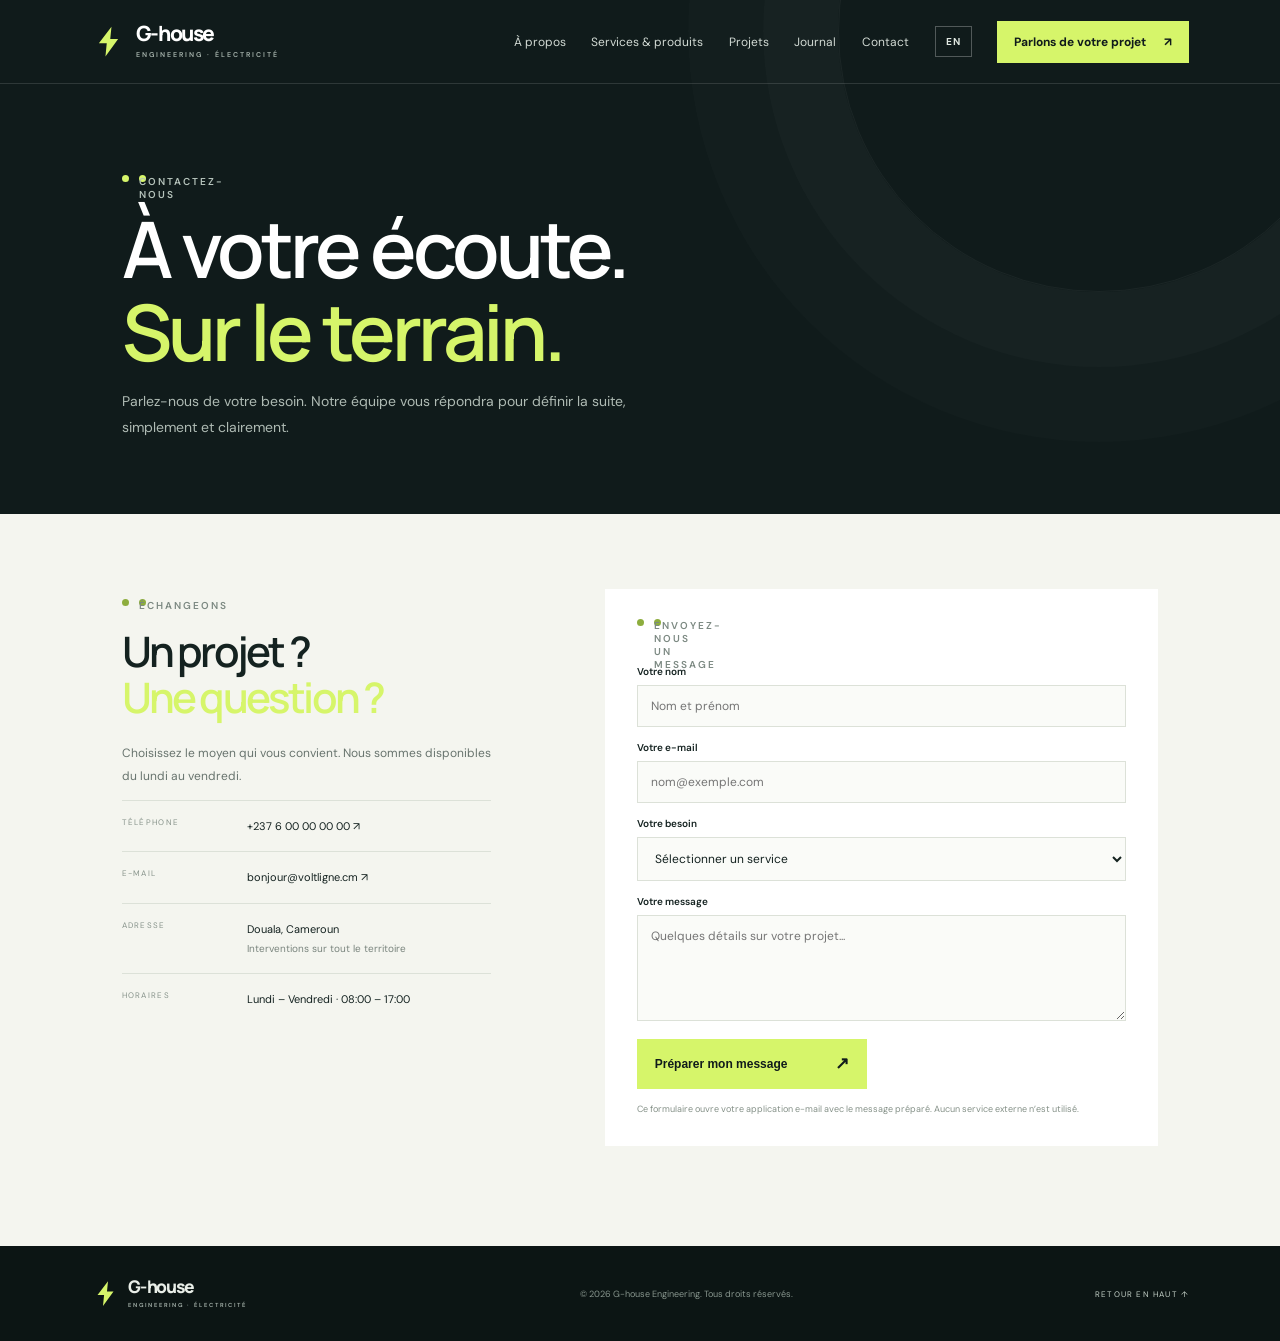
<file: contact.html>
<!doctype html>
<html lang="fr"><head><meta charset="utf-8"><meta name="viewport" content="width=device-width, initial-scale=1"><meta name="theme-color" content="#101b1b"><meta name="description" content="Contactez G-house Engineering pour vos projets d’ingénierie électrique, solaire et sécurité."><title>Contact — G-house Engineering</title><link rel="preconnect" href="https://fonts.googleapis.com"><link rel="preconnect" href="https://fonts.gstatic.com" crossorigin><link href="https://fonts.googleapis.com/css2?family=DM+Sans:wght@400;500;600;700&family=Manrope:wght@400;500;600;700;800&display=swap" rel="stylesheet"><link rel="stylesheet" href="styles.css"><script src="script.js" defer></script></head>
<body><header class="site-header" id="top"><a class="brand" href="index.html"><span class="brand-mark"><svg viewBox="0 0 40 40"><path d="M23.4 3 9 22h9l-1.5 15L31 17h-9l1.4-14Z" fill="currentColor"/></svg></span><span>G-house<small>ENGINEERING · ÉLECTRICITÉ</small></span></a><button class="menu-toggle" aria-label="Ouvrir le menu" aria-expanded="false"><span></span><span></span></button><nav class="main-nav" aria-label="Navigation principale"><a href="about.html" data-fr="À propos" data-en="About">À propos</a><a href="services.html" data-fr="Services & produits" data-en="Services & products">Services & produits</a><a href="projects.html" data-fr="Projets" data-en="Projects">Projets</a><a href="blog.html" data-fr="Journal" data-en="Journal">Journal</a><a href="contact.html" data-fr="Contact" data-en="Contact">Contact</a><button class="language-toggle" type="button">EN</button><a class="nav-cta" href="contact.html" data-fr="Parlons de votre projet <span>↗</span>" data-en="Let’s talk about your project <span>↗</span>">Parlons de votre projet <span>↗</span></a></nav></header>
<main><section class="interior-hero contact-hero"><p class="eyebrow"><span></span><span data-fr="CONTACTEZ-NOUS" data-en="GET IN TOUCH">CONTACTEZ-NOUS</span></p><h1 data-fr="À votre écoute.<br><em>Sur le terrain.</em>" data-en="Here to listen.<br><em>Ready to deliver.</em>">À votre écoute.<br><em>Sur le terrain.</em></h1><p data-fr="Parlez-nous de votre besoin. Notre équipe vous répondra pour définir la suite, simplement et clairement." data-en="Tell us what you need. Our team will get back to you to discuss the next steps, simply and clearly.">Parlez-nous de votre besoin. Notre équipe vous répondra pour définir la suite, simplement et clairement.</p></section><section class="contact-layout"><div class="contact-details"><p class="eyebrow dark"><span></span><span data-fr="ÉCHANGEONS" data-en="LET’S TALK">ÉCHANGEONS</span></p><h2 data-fr="Un projet ?<br><em>Une question ?</em>" data-en="A project?<br><em>A question?</em>">Un projet ?<br><em>Une question ?</em></h2><p data-fr="Choisissez le moyen qui vous convient. Nous sommes disponibles du lundi au vendredi." data-en="Choose the way that works for you. We are available Monday to Friday.">Choisissez le moyen qui vous convient. Nous sommes disponibles du lundi au vendredi.</p><div class="contact-method"><span data-fr="TÉLÉPHONE" data-en="PHONE">TÉLÉPHONE</span><a href="tel:+237600000000">+237 6 00 00 00 00 ↗</a></div><div class="contact-method"><span data-fr="E-MAIL" data-en="EMAIL">E-MAIL</span><a href="mailto:bonjour@voltligne.cm">bonjour@voltligne.cm ↗</a></div><div class="contact-method"><span data-fr="ADRESSE" data-en="LOCATION">ADRESSE</span><p>Douala, Cameroun<br><small data-fr="Interventions sur tout le territoire" data-en="Working nationwide">Interventions sur tout le territoire</small></p></div><div class="contact-method"><span data-fr="HORAIRES" data-en="BUSINESS HOURS">HORAIRES</span><p data-fr="Lundi – Vendredi · 08:00 – 17:00" data-en="Monday – Friday · 08:00 – 17:00">Lundi – Vendredi · 08:00 – 17:00</p></div></div><form class="contact-form" id="contact-form"><p class="eyebrow dark"><span></span><span data-fr="ENVOYEZ-NOUS UN MESSAGE" data-en="SEND US A MESSAGE">ENVOYEZ-NOUS UN MESSAGE</span></p><label for="name" data-fr="Votre nom" data-en="Your name">Votre nom</label><input id="name" name="name" autocomplete="name" required placeholder="Nom et prénom" data-placeholder-fr="Nom et prénom" data-placeholder-en="Full name"><label for="email" data-fr="Votre e-mail" data-en="Your email">Votre e-mail</label><input id="email" name="email" type="email" autocomplete="email" required placeholder="nom@exemple.com" data-placeholder-fr="nom@exemple.com" data-placeholder-en="name@example.com"><label for="service" data-fr="Votre besoin" data-en="What do you need?">Votre besoin</label><select id="service" name="service"><option value="" data-fr="Sélectionner un service" data-en="Select a service">Sélectionner un service</option><option data-fr="Installation électrique" data-en="Electrical installation">Installation électrique</option><option data-fr="Solaire & autonomie" data-en="Solar & energy independence">Solaire & autonomie</option><option data-fr="Sécurité & contrôle" data-en="Security & access control">Sécurité & contrôle</option><option data-fr="Autre demande" data-en="Other request">Autre demande</option></select><label for="message" data-fr="Votre message" data-en="Your message">Votre message</label><textarea id="message" name="message" rows="5" required placeholder="Quelques détails sur votre projet..." data-placeholder-fr="Quelques détails sur votre projet..." data-placeholder-en="A few details about your project..."></textarea><button class="button button-primary" type="submit" data-fr="Préparer mon message <span>↗</span>" data-en="Prepare my message <span>↗</span>">Préparer mon message <span>↗</span></button><p class="form-note" id="form-note" data-fr="Ce formulaire ouvre votre application e-mail avec le message préparé. Aucun service externe n’est utilisé." data-en="This form opens your email app with the message ready to send. No external service is used.">Ce formulaire ouvre votre application e-mail avec le message préparé. Aucun service externe n’est utilisé.</p></form></section></main>
<footer class="footer"><a class="brand footer-brand" href="index.html"><span class="brand-mark"><svg viewBox="0 0 40 40"><path d="M23.4 3 9 22h9l-1.5 15L31 17h-9l1.4-14Z" fill="currentColor"/></svg></span><span>G-house<small>ENGINEERING · ÉLECTRICITÉ</small></span></a><span>© <span id="year"></span> G-house Engineering. Tous droits réservés.</span><a href="#top" data-fr="RETOUR EN HAUT ↑" data-en="BACK TO TOP ↑">RETOUR EN HAUT ↑</a></footer></body></html>
</file>
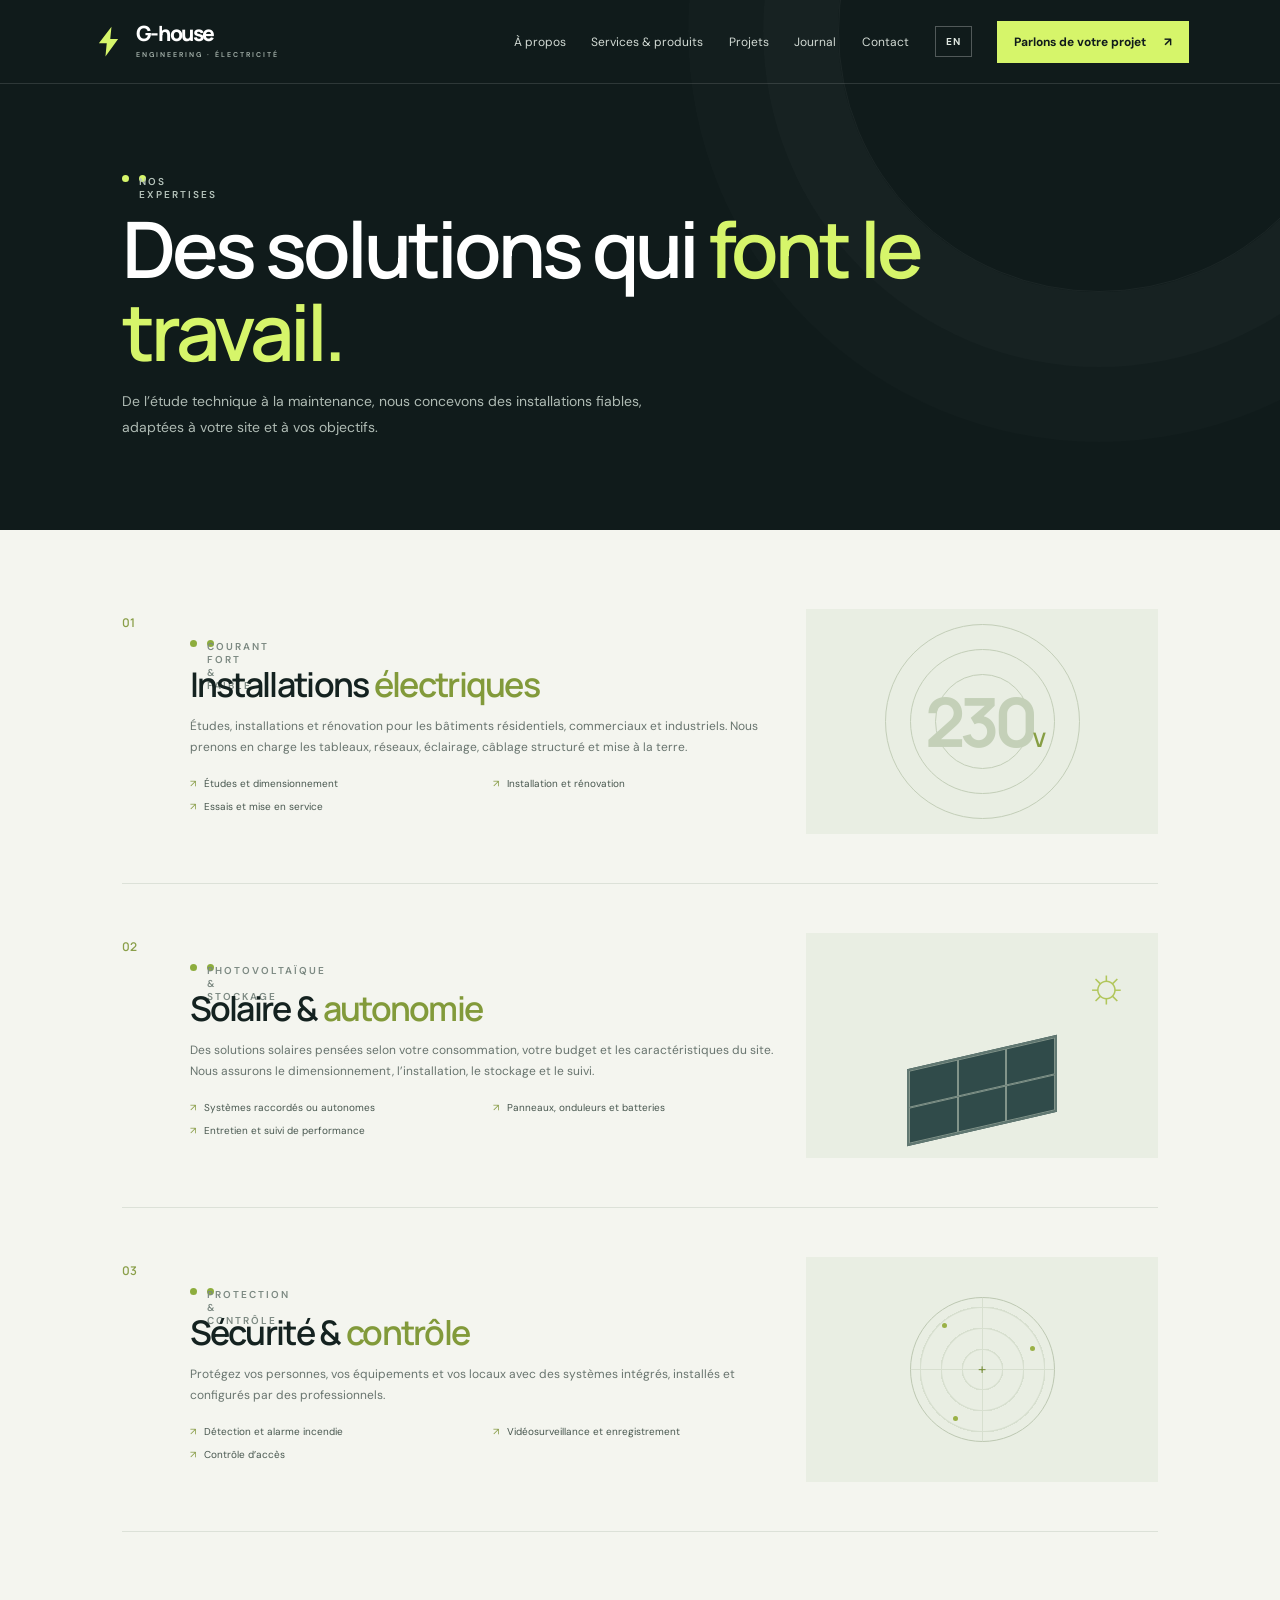
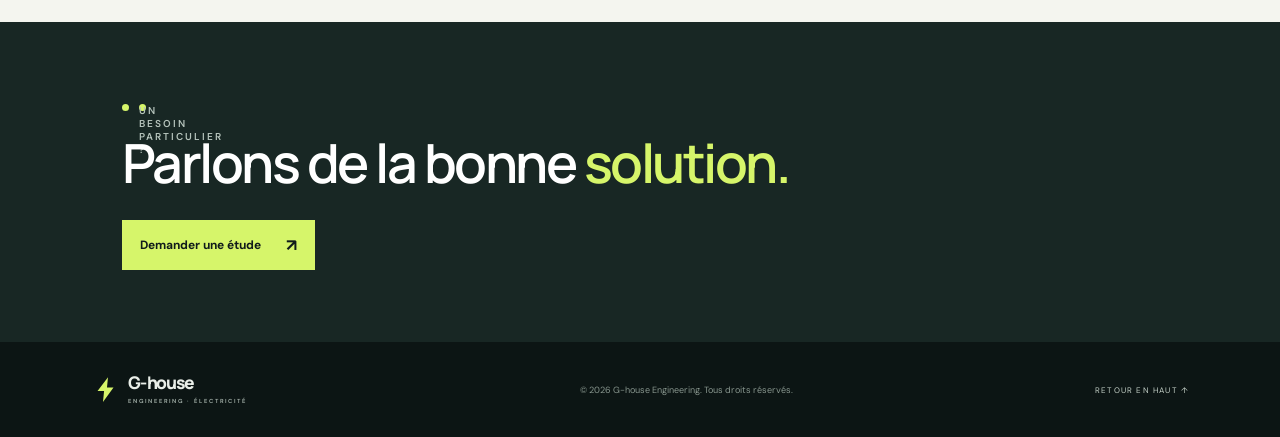
<file: services.html>
<!doctype html>
<html lang="fr"><head><meta charset="utf-8"><meta name="viewport" content="width=device-width, initial-scale=1"><meta name="theme-color" content="#101b1b"><meta name="description" content="Installations électriques, solaire et sécurité : découvrez les services et produits G-house Engineering."><title>Services & produits — G-house Engineering</title><link rel="preconnect" href="https://fonts.googleapis.com"><link rel="preconnect" href="https://fonts.gstatic.com" crossorigin><link href="https://fonts.googleapis.com/css2?family=DM+Sans:wght@400;500;600;700&family=Manrope:wght@400;500;600;700;800&display=swap" rel="stylesheet"><link rel="stylesheet" href="styles.css"><script src="script.js" defer></script></head>
<body><header class="site-header" id="top"><a class="brand" href="index.html"><span class="brand-mark"><svg viewBox="0 0 40 40"><path d="M23.4 3 9 22h9l-1.5 15L31 17h-9l1.4-14Z" fill="currentColor"/></svg></span><span>G-house<small>ENGINEERING · ÉLECTRICITÉ</small></span></a><button class="menu-toggle" aria-label="Ouvrir le menu" aria-expanded="false"><span></span><span></span></button><nav class="main-nav" aria-label="Navigation principale"><a href="about.html" data-fr="À propos" data-en="About">À propos</a><a href="services.html" data-fr="Services & produits" data-en="Services & products">Services & produits</a><a href="projects.html" data-fr="Projets" data-en="Projects">Projets</a><a href="blog.html" data-fr="Journal" data-en="Journal">Journal</a><a href="contact.html" data-fr="Contact" data-en="Contact">Contact</a><button class="language-toggle" type="button">EN</button><a class="nav-cta" href="contact.html" data-fr="Parlons de votre projet <span>↗</span>" data-en="Let’s talk about your project <span>↗</span>">Parlons de votre projet <span>↗</span></a></nav></header>
<main><section class="interior-hero"><p class="eyebrow"><span></span><span data-fr="NOS EXPERTISES" data-en="OUR EXPERTISE">NOS EXPERTISES</span></p><h1 data-fr="Des solutions qui <em>font le travail.</em>" data-en="Solutions that <em>get the job done.</em>">Des solutions qui <em>font le travail.</em></h1><p data-fr="De l’étude technique à la maintenance, nous concevons des installations fiables, adaptées à votre site et à vos objectifs." data-en="From technical planning to maintenance, we design reliable installations tailored to your site and goals.">De l’étude technique à la maintenance, nous concevons des installations fiables, adaptées à votre site et à vos objectifs.</p></section><section class="service-detail-list"><article class="service-detail"><div class="detail-number">01</div><div><p class="eyebrow dark"><span></span><span data-fr="COURANT FORT & FAIBLE" data-en="POWER & LOW VOLTAGE">COURANT FORT & FAIBLE</span></p><h2 data-fr="Installations <em>électriques</em>" data-en="Electrical <em>installations</em>">Installations <em>électriques</em></h2><p data-fr="Études, installations et rénovation pour les bâtiments résidentiels, commerciaux et industriels. Nous prenons en charge les tableaux, réseaux, éclairage, câblage structuré et mise à la terre." data-en="Design, installation and upgrades for residential, commercial and industrial buildings. We handle distribution boards, wiring, lighting, structured cabling and earthing.">Études, installations et rénovation pour les bâtiments résidentiels, commerciaux et industriels. Nous prenons en charge les tableaux, réseaux, éclairage, câblage structuré et mise à la terre.</p><ul><li data-fr="Études et dimensionnement" data-en="Technical studies and sizing">Études et dimensionnement</li><li data-fr="Installation et rénovation" data-en="Installation and upgrades">Installation et rénovation</li><li data-fr="Essais et mise en service" data-en="Testing and commissioning">Essais et mise en service</li></ul></div><div class="detail-art detail-electric"><span>230<b>V</b></span><i></i><i></i><i></i></div></article><article class="service-detail"><div class="detail-number">02</div><div><p class="eyebrow dark"><span></span><span data-fr="PHOTOVOLTAÏQUE & STOCKAGE" data-en="PHOTOVOLTAICS & STORAGE">PHOTOVOLTAÏQUE & STOCKAGE</span></p><h2 data-fr="Solaire & <em>autonomie</em>" data-en="Solar & <em>independence</em>">Solaire & <em>autonomie</em></h2><p data-fr="Des solutions solaires pensées selon votre consommation, votre budget et les caractéristiques du site. Nous assurons le dimensionnement, l’installation, le stockage et le suivi." data-en="Solar solutions designed around your energy use, budget and site conditions. We provide sizing, installation, storage and monitoring.">Des solutions solaires pensées selon votre consommation, votre budget et les caractéristiques du site. Nous assurons le dimensionnement, l’installation, le stockage et le suivi.</p><ul><li data-fr="Systèmes raccordés ou autonomes" data-en="Grid-tied and off-grid systems">Systèmes raccordés ou autonomes</li><li data-fr="Panneaux, onduleurs et batteries" data-en="Panels, inverters and batteries">Panneaux, onduleurs et batteries</li><li data-fr="Entretien et suivi de performance" data-en="Maintenance and performance monitoring">Entretien et suivi de performance</li></ul></div><div class="detail-art detail-solar"><span>☼</span><div class="solar-panel"><i></i><i></i><i></i><i></i><i></i><i></i></div></div></article><article class="service-detail"><div class="detail-number">03</div><div><p class="eyebrow dark"><span></span><span data-fr="PROTECTION & CONTRÔLE" data-en="PROTECTION & CONTROL">PROTECTION & CONTRÔLE</span></p><h2 data-fr="Sécurité & <em>contrôle</em>" data-en="Security & <em>control</em>">Sécurité & <em>contrôle</em></h2><p data-fr="Protégez vos personnes, vos équipements et vos locaux avec des systèmes intégrés, installés et configurés par des professionnels." data-en="Protect people, equipment and premises with integrated systems installed and configured by professionals.">Protégez vos personnes, vos équipements et vos locaux avec des systèmes intégrés, installés et configurés par des professionnels.</p><ul><li data-fr="Détection et alarme incendie" data-en="Fire detection and alarms">Détection et alarme incendie</li><li data-fr="Vidéosurveillance et enregistrement" data-en="Video surveillance and recording">Vidéosurveillance et enregistrement</li><li data-fr="Contrôle d’accès" data-en="Access control">Contrôle d’accès</li></ul></div><div class="detail-art detail-security"><div class="radar"><i></i><i></i><i></i><b>+</b></div></div></article></section><section class="inner-cta"><p class="eyebrow"><span></span><span data-fr="UN BESOIN PARTICULIER ?" data-en="A SPECIFIC NEED?">UN BESOIN PARTICULIER ?</span></p><h2 data-fr="Parlons de la bonne <em>solution.</em>" data-en="Let’s find the right <em>solution.</em>">Parlons de la bonne <em>solution.</em></h2><a class="button button-primary" href="contact.html" data-fr="Demander une étude <span>↗</span>" data-en="Request a consultation <span>↗</span>">Demander une étude <span>↗</span></a></section></main>
<footer class="footer"><a class="brand footer-brand" href="index.html"><span class="brand-mark"><svg viewBox="0 0 40 40"><path d="M23.4 3 9 22h9l-1.5 15L31 17h-9l1.4-14Z" fill="currentColor"/></svg></span><span>G-house<small>ENGINEERING · ÉLECTRICITÉ</small></span></a><span>© <span id="year"></span> G-house Engineering. Tous droits réservés.</span><a href="#top" data-fr="RETOUR EN HAUT ↑" data-en="BACK TO TOP ↑">RETOUR EN HAUT ↑</a></footer></body></html>
</file>
<file: styles.css>
:root{--ink:#142220;--dark:#101b1b;--muted:#64716d;--lime:#d6f56a;--paper:#f4f5ef;--white:#fff;--line:#dce1d8}*{box-sizing:border-box}html{scroll-behavior:smooth;scroll-padding-top:90px}body{margin:0;background:var(--paper);color:var(--ink);font-family:"DM Sans",sans-serif;font-size:15px}a{color:inherit;text-decoration:none}.site-header{height:84px;position:absolute;top:0;left:0;right:0;z-index:10;display:flex;align-items:center;justify-content:space-between;padding:0 7.1%;color:white;border-bottom:1px solid #ffffff20}.brand{display:flex;align-items:center;gap:10px;font:800 21px Manrope,sans-serif;letter-spacing:-1.4px;line-height:.9}.brand-mark{width:35px;height:35px;color:var(--lime)}.brand-mark svg{width:100%;height:100%}.brand-and{color:var(--lime)}.brand small{display:block;font:600 7px "DM Sans",sans-serif;letter-spacing:2px;margin-top:8px;color:#a7b4ad}.main-nav{display:flex;align-items:center;gap:35px;font-size:12px;color:#d2dad4}.main-nav>a:not(.nav-cta):hover,.text-link:hover{color:var(--lime)}.nav-cta{padding:13px 17px;color:var(--dark);background:var(--lime);font-weight:700}.nav-cta span{margin-left:15px}.menu-toggle{display:none}.hero{min-height:720px;height:100vh;max-height:900px;position:relative;overflow:hidden;background:var(--dark);color:white;display:grid;grid-template-columns:1fr 1fr;padding:84px 7.1% 65px}.hero:before{content:"";position:absolute;inset:0;background:radial-gradient(ellipse at 69% 51%,#243835 0,transparent 44%),linear-gradient(120deg,#101b1b 40%,#172522 100%)}.hero-grid{position:absolute;inset:0;opacity:.17;background-image:linear-gradient(#ffffff13 1px,transparent 1px),linear-gradient(90deg,#ffffff13 1px,transparent 1px);background-size:80px 80px;mask-image:linear-gradient(90deg,transparent,#000 55%,#000)}.hero-copy{position:relative;z-index:1;align-self:center;padding-bottom:4px}.eyebrow{display:flex;align-items:center;gap:10px;color:#b5c3bb;font:600 10px "DM Sans",sans-serif;letter-spacing:2px}.eyebrow>span{width:7px;height:7px;background:var(--lime);border-radius:50%}.hero h1,.section h2,.approach h2,.contact h2{font:600 clamp(48px,6.2vw,83px)/1.05 Manrope,sans-serif;letter-spacing:-5px;margin:31px 0 20px}.hero h1 em,.section h2 em,.approach h2 em,.contact h2 em{font-style:normal;color:var(--lime)}.hero-intro{max-width:440px;color:#aebcb5;line-height:1.8;font-size:14px}.hero-actions{display:flex;align-items:center;gap:29px;margin-top:30px}.button{height:50px;padding:0 18px;display:inline-flex;align-items:center;justify-content:space-between;gap:25px;font-size:12px;font-weight:700}.button-primary{background:var(--lime);color:var(--dark)}.button span{font-size:17px}.text-link{font-size:11px;font-weight:600;color:#d8e0da}.text-link span{margin-left:8px}.hero-note{display:flex;align-items:center;gap:14px;margin-top:54px;color:#97a69e;font-size:10px;line-height:1.6}.hero-note b{color:#edf3ed;font-weight:600}.avatar-stack{display:flex}.avatar-stack i{font-style:normal;width:25px;height:25px;display:grid;place-items:center;margin-right:-7px;border:1px solid var(--dark);border-radius:50%;background:#34453e;color:var(--lime);font-size:9px}.avatar-stack i:nth-child(2){background:#677969;color:white}.avatar-stack i:nth-child(3){background:#dce9c0;color:#20332d}.hero-visual{position:relative;z-index:1;display:flex;align-items:center;justify-content:center;margin:8px 0 20px 25px}.hero-photo{height:min(72vh,610px);width:min(100%,510px);position:relative;overflow:hidden;background:#2c3933}.hero-photo img,.approach-photo img,.project-card img{width:100%;height:100%;object-fit:cover}.hero-photo img{object-position:52% center;filter:saturate(.72)}.photo-shade{position:absolute;inset:0;background:linear-gradient(0deg,#101b1b8a,transparent 44%),linear-gradient(90deg,#111c1c30,transparent)}.photo-label{position:absolute;bottom:24px;left:24px;font-size:9px;letter-spacing:1.4px;color:#f5f7f1}.photo-label b{color:var(--lime);padding:0 5px}.pulse{display:inline-block;width:7px;height:7px;border-radius:50%;background:var(--lime);margin-right:8px;box-shadow:0 0 0 4px #d6f56a30}.energy-card{position:absolute;left:-26px;bottom:55px;background:#f6f7f1;color:var(--ink);padding:17px 16px;width:270px;display:flex;align-items:center;gap:12px;box-shadow:0 15px 50px #0003}.energy-icon{width:34px;height:34px;background:var(--lime);display:grid;place-items:center;font-size:20px}.energy-card strong,.energy-card small{display:block}.energy-card strong{font:700 11px Manrope}.energy-card small{font-size:9px;color:var(--muted);margin-top:4px}.sparkline{width:43px;margin-left:auto;color:#74922d}.hero-stamp{position:absolute;right:-22px;top:17%;display:flex;align-items:center;gap:9px;writing-mode:vertical-rl;color:#c3d2ca;font-size:8px;letter-spacing:1.4px}.hero-stamp b{color:var(--lime);font-size:12px}.hero-bottom{position:absolute;left:7.1%;right:7.1%;bottom:0;height:58px;border-top:1px solid #ffffff20;display:flex;justify-content:space-between;align-items:center;color:#8b9b92;font-size:8px;letter-spacing:1.4px}.hero-bottom i{display:inline-block;width:27px;height:1px;background:var(--lime);vertical-align:middle;margin:0 10px}.hero-bottom>a{font-size:18px;color:var(--lime)}.trust-strip{height:93px;display:flex;align-items:center;justify-content:space-between;padding:0 7.1%;border-bottom:1px solid var(--line);background:#ecefe8}.trust-strip>p{font-size:9px;letter-spacing:1.4px;font-weight:700;max-width:280px}.trust-items{display:flex;gap:39px}.trust-items span{font-size:9px;color:#8b958e}.trust-items b{color:var(--ink);font-size:10px;letter-spacing:1px;margin-left:7px}.section{padding:110px 9.5%}.section-heading{display:flex;align-items:flex-end;justify-content:space-between;margin-bottom:48px}.eyebrow.dark{color:#7c8982}.eyebrow.dark>span{background:#8dad3d}.section h2,.approach h2{font-size:55px;letter-spacing:-3.5px;line-height:1.04;margin:21px 0 0}.section h2 em{color:#839e31}.heading-note{max-width:350px;padding-bottom:6px}.heading-note p,.projects-intro{font-size:13px;line-height:1.8;color:#65716b;margin:0 0 18px}.dark-link{color:var(--ink);font-size:11px}.service-grid{display:grid;grid-template-columns:repeat(3,1fr);gap:16px}.service-card{position:relative;background:#fff;padding:21px 22px 25px;min-height:340px;overflow:hidden}.service-top{display:flex;justify-content:space-between;align-items:center;color:#849087;font-size:9px;letter-spacing:1px}.service-icon{font-size:22px;color:#879e44}.service-art{height:145px;position:relative;margin:13px 0 11px;background:#f1f3ec;overflow:hidden}.art-wires{display:grid;place-items:center;background:linear-gradient(135deg,#edf1e8,#f7f7f1)}.art-wires>span{font:700 48px Manrope;color:#c9d4bd;letter-spacing:-4px;z-index:1}.art-wires>span span{font-size:17px;color:#92a65c;letter-spacing:0}.wire{position:absolute;width:190px;height:190px;border:1px solid #bac6a9;border-radius:50%;left:calc(50% - 95px);top:calc(50% - 95px)}.w2{width:145px;height:145px;left:calc(50% - 72px);top:calc(50% - 72px);border-color:#d2dac8}.w3{width:100px;height:100px;left:calc(50% - 50px);top:calc(50% - 50px);border-color:#dce2d6}.art-solar{background:#e8eee1}.sun{position:absolute;top:19px;right:45px;width:36px;height:36px;border-radius:50%;background:var(--lime);box-shadow:0 0 0 12px #d6f56a44}.solar-panel{position:absolute;bottom:-13px;left:25%;width:150px;height:77px;transform:skewY(-13deg);background:#304b4a;border:2px solid #617872;display:grid;grid-template-columns:repeat(3,1fr);grid-template-rows:repeat(2,1fr)}.solar-panel i{border:1px solid #82948a}.art-security{display:grid;place-items:center;background:#eff2ea}.radar{width:107px;height:107px;border-radius:50%;border:1px solid #bdc8b2;position:relative;display:grid;place-items:center;background:repeating-radial-gradient(circle,transparent 0 19px,#d7dfcf 20px 21px)}.radar:before,.radar:after{content:"";position:absolute;background:#d7dfcf}.radar:before{width:100%;height:1px}.radar:after{height:100%;width:1px}.radar i{position:absolute;width:5px;height:5px;border-radius:50%;background:#9ab147;z-index:1}.radar i:nth-child(1){top:25px;left:31px}.radar i:nth-child(2){right:19px;top:48px}.radar i:nth-child(3){bottom:20px;left:42px}.radar b{z-index:2;color:#7a903e;font-weight:400}.radar-caption{position:absolute;bottom:13px;right:14px;font-size:7px;letter-spacing:1px;color:#87947f}.service-card h3{font:700 16px Manrope;margin:18px 0 8px;letter-spacing:-.4px}.service-card p{font-size:11px;line-height:1.7;color:#737e77;max-width:280px;margin:0}.service-card>a{position:absolute;right:21px;bottom:23px;color:#81983c}.approach{display:grid;grid-template-columns:1fr 1fr;background:var(--dark);color:white;min-height:600px}.approach-photo{position:relative;min-height:590px;overflow:hidden}.approach-photo img{filter:brightness(.68) saturate(.75)}.photo-index{position:absolute;bottom:26px;left:9.5%;font-size:8px;letter-spacing:1.4px}.photo-index span{color:var(--lime);margin-left:8px}.approach-copy{padding:78px 12% 65px 11%;align-self:center}.approach h2{font-size:58px;margin:25px 0 17px}.approach-copy>p:not(.eyebrow){font-size:12px;line-height:1.85;color:#aab8b0;max-width:420px}.steps{margin-top:28px}.steps>div{display:grid;grid-template-columns:35px 1fr 20px;gap:8px;padding:15px 0;border-top:1px solid #ffffff22;align-items:start}.steps>div>span{font-size:9px;color:var(--lime);padding-top:3px}.steps p{margin:0}.steps b,.steps small{display:block}.steps b{font:600 12px Manrope}.steps small{font-size:10px;color:#8d9c93;margin-top:5px}.steps i{font-style:normal;color:var(--lime)}.projects{padding-top:110px;padding-bottom:120px}.projects-intro{max-width:320px;margin-bottom:5px}.project-grid{display:grid;grid-template-columns:1fr 1fr;gap:17px}.project-card{height:310px;position:relative;overflow:hidden;background:#34423d;color:white}.project-wide{grid-column:span 2;height:390px}.project-card img{filter:brightness(.69) saturate(.8);transition:transform .5s}.project-card:hover img{transform:scale(1.04)}.project-card:after{content:"";position:absolute;inset:0;background:linear-gradient(0deg,#101a19e8,transparent 70%)}.project-overlay{position:absolute;z-index:1;bottom:24px;left:27px;right:27px}.project-overlay>span{font-size:8px;letter-spacing:1.5px;color:var(--lime)}.project-overlay h3{font:600 27px/1.13 Manrope;letter-spacing:-1px;margin:10px 0}.project-overlay p{font-size:10px;color:#d0d9d3;margin:0}.project-overlay>b{position:absolute;right:0;bottom:0;width:34px;height:34px;background:var(--lime);color:var(--dark);display:grid;place-items:center}.contact{position:relative;overflow:hidden;background:#182724;color:white;padding:91px 9.5% 66px;display:grid;grid-template-columns:1fr 1fr;gap:30px}.contact-glow{position:absolute;width:600px;height:600px;border:1px solid #ffffff0a;border-radius:50%;right:-50px;top:-240px;box-shadow:0 0 0 80px #ffffff04,0 0 0 160px #ffffff03,0 0 0 240px #ffffff02}.contact-content,.contact-info{position:relative}.contact h2{font-size:65px;margin:25px 0 18px}.contact-content>p:not(.eyebrow){font-size:12px;line-height:1.8;color:#aebcb5;max-width:400px}.button-light{margin-top:15px;background:var(--lime);color:var(--dark);min-width:230px}.contact-info{align-self:end;display:grid;grid-template-columns:1fr 1fr;gap:28px 20px;padding:0 0 10px 30px}.contact-info>div:last-child{grid-column:1}.contact-info span{font-size:8px;color:#9aa99f;letter-spacing:1.5px}.contact-info p,.contact-info a{display:block;font-size:11px;line-height:1.7;color:#f1f4ee;margin:9px 0 0}.contact-info a:hover{color:var(--lime)}.footer{height:95px;background:#0c1514;color:#88968e;display:flex;align-items:center;justify-content:space-between;padding:0 7.1%;font-size:9px}.footer-brand{color:#e9eee8;transform:scale(.83);transform-origin:left center}.footer-brand small{font-size:7px}.footer>a:last-child{font-size:8px;letter-spacing:1.2px;color:#c4d0c7}
@media(max-width:900px){.site-header{padding:0 5%}.main-nav{gap:18px}.main-nav>a{font-size:11px}.hero{padding-left:6%;padding-right:6%;grid-template-columns:1fr .9fr}.hero h1{font-size:64px}.hero-visual{margin-left:0}.hero-photo{height:62vh}.trust-strip{padding:0 5%}.trust-items{gap:17px}.trust-strip>p{font-size:8px;max-width:220px}.section{padding-left:6%;padding-right:6%}.approach-copy{padding-left:8%;padding-right:8%}.contact{padding-left:7%;padding-right:7%}}
@media(max-width:680px){html{scroll-padding-top:70px}.site-header{height:70px;padding:0 6%;background:#101b1b}.brand{font-size:19px}.brand-mark{width:31px}.menu-toggle{display:flex;flex-direction:column;gap:5px;width:38px;height:38px;align-items:center;justify-content:center;background:transparent;border:1px solid #ffffff40;color:#fff}.menu-toggle span{width:15px;height:1px;background:white}.main-nav{display:none;position:absolute;top:70px;left:0;right:0;padding:22px 6% 27px;background:#101b1b;align-items:stretch;flex-direction:column;gap:0}.main-nav.open{display:flex}.main-nav>a:not(.nav-cta){padding:13px 0;border-bottom:1px solid #ffffff1a}.nav-cta{margin-top:16px}.hero{height:auto;min-height:0;max-height:none;display:flex;flex-direction:column;padding:119px 6% 74px}.hero-copy{padding-bottom:24px}.eyebrow{font-size:8px}.hero h1{font-size:clamp(49px,13vw,70px);letter-spacing:-3.5px;margin:24px 0 15px}.hero-intro{font-size:12px;max-width:380px}.hero-actions{gap:17px;flex-wrap:wrap;margin-top:23px}.button{height:47px;font-size:10px;gap:12px}.text-link{font-size:10px}.hero-note{margin-top:27px}.hero-visual{height:380px;margin:4px 10px 0 0;justify-content:flex-end}.hero-photo{width:88%;height:340px}.energy-card{width:235px;left:0;bottom:14px;padding:13px}.hero-stamp{right:-22px;top:10%;font-size:7px}.hero-bottom{left:6%;right:6%;height:48px;font-size:7px}.trust-strip{height:auto;padding:22px 6%;display:block}.trust-strip>p{max-width:none;line-height:1.6}.trust-items{display:grid;grid-template-columns:1fr 1fr;gap:13px;margin-top:17px}.trust-items span{font-size:8px}.trust-items b{font-size:9px}.section{padding:75px 6%}.section-heading{display:block;margin-bottom:30px}.section h2,.approach h2{font-size:46px;letter-spacing:-2.7px;margin:19px 0}.heading-note{margin-top:20px}.heading-note p,.projects-intro{font-size:12px}.service-grid{grid-template-columns:1fr;gap:12px}.service-card{min-height:320px;padding:19px}.service-art{height:135px}.approach{display:block}.approach-photo{min-height:360px;height:55vh;max-height:500px}.approach-copy{padding:55px 7% 60px}.approach h2{font-size:49px}.approach-copy>p:not(.eyebrow){font-size:12px}.projects{padding-top:75px;padding-bottom:80px}.project-grid{grid-template-columns:1fr;gap:12px}.project-wide{grid-column:auto;height:320px}.project-card{height:280px}.project-overlay{left:20px;right:20px;bottom:20px}.project-overlay h3{font-size:24px}.contact{display:block;padding:70px 6% 50px}.contact h2{font-size:53px;letter-spacing:-3px}.contact-info{padding:45px 0 0;grid-template-columns:1fr 1fr;gap:25px 15px}.footer{height:auto;min-height:115px;padding:20px 6%;display:grid;grid-template-columns:1fr auto;gap:12px}.footer-brand{grid-column:1}.footer>span{grid-column:1;font-size:8px}.footer>a:last-child{grid-column:2;grid-row:1/3;font-size:7px}}
@media(prefers-reduced-motion:reduce){html{scroll-behavior:auto}*,*:before,*:after{transition:none!important}}
.language-toggle{border:1px solid #ffffff45;background:transparent;color:#e0e8e2;padding:8px 10px;font:700 10px "DM Sans",sans-serif;letter-spacing:1px;cursor:pointer}.language-toggle:hover{border-color:var(--lime);color:var(--lime)}
.interior-hero{padding:165px 9.5% 76px;background:var(--dark);color:#fff;position:relative;overflow:hidden}.interior-hero:after{content:"";position:absolute;width:520px;height:520px;border:1px solid #ffffff0c;border-radius:50%;right:-80px;top:-230px;box-shadow:0 0 0 75px #ffffff04,0 0 0 150px #ffffff03}.interior-hero>*{position:relative;z-index:1}.interior-hero h1{font:600 clamp(48px,7vw,78px)/1.06 Manrope,sans-serif;letter-spacing:-4px;max-width:850px;margin:25px 0 17px}.interior-hero h1 em,.story-copy h2 em,.service-detail h2 em,.contact-details h2 em{font-style:normal;color:var(--lime)}.interior-hero>p:last-child{color:#afbbb4;line-height:1.8;max-width:570px;font-size:14px}.story-layout{padding:90px 9.5%;display:grid;grid-template-columns:1fr 1fr;gap:8%;align-items:center}.story-image{height:490px;overflow:hidden}.story-image img{width:100%;height:100%;object-fit:cover}.story-copy h2,.contact-details h2{font:600 46px/1.1 Manrope;letter-spacing:-2.8px;margin:22px 0}.story-copy>p:not(.eyebrow),.contact-details>p:not(.eyebrow){font-size:12px;color:#68746e;line-height:1.9}.story-copy .text-link{display:inline-block;margin-top:13px}.values-band{display:grid;grid-template-columns:repeat(3,1fr);gap:35px;padding:62px 9.5%;background:#e9ede5}.values-band>div{border-top:1px solid #cad2c6;padding-top:19px}.values-band>div>b{font:600 10px Manrope;color:#829742}.values-band h3{font:700 17px Manrope;margin:22px 0 9px}.values-band p{font-size:11px;line-height:1.75;color:#6c7871;margin:0}.inner-cta{padding:72px 9.5%;background:#182724;color:white}.inner-cta h2{font:600 clamp(34px,5vw,54px)/1.1 Manrope;letter-spacing:-2.5px;margin:22px 0}.inner-cta h2 em{font-style:normal;color:var(--lime)}.inner-cta .button{margin-top:6px}.service-detail-list{padding:30px 9.5% 90px}.service-detail{display:grid;grid-template-columns:48px 1fr 34%;gap:20px;padding:49px 0;border-bottom:1px solid var(--line);align-items:center}.detail-number{font:600 12px Manrope;color:#8a9f49;align-self:start;padding-top:5px}.service-detail h2{font:600 34px/1.15 Manrope;letter-spacing:-1.7px;margin:18px 0 12px}.service-detail h2 em{color:#829a3a}.service-detail>div:nth-child(2)>p:not(.eyebrow){font-size:12px;color:#68746e;line-height:1.8;max-width:600px}.service-detail ul{list-style:none;padding:0;margin:18px 0 0;display:grid;grid-template-columns:1fr 1fr;gap:10px}.service-detail li{font-size:10px;color:#47564e}.service-detail li:before{content:"↗";color:#879b44;margin-right:8px}.detail-art{height:225px;position:relative;overflow:hidden;background:#e9eee3;display:grid;place-items:center}.detail-electric>span{font:700 68px Manrope;letter-spacing:-6px;color:#c4d0b8;z-index:1}.detail-electric>span b{font-size:20px;color:#879e44}.detail-electric i{position:absolute;width:195px;height:195px;border:1px solid #c3ceb8;border-radius:50%}.detail-electric i:nth-of-type(2){width:145px;height:145px}.detail-electric i:nth-of-type(3){width:95px;height:95px}.detail-solar>span{position:absolute;right:30px;top:20px;color:#b1c65b;font-size:48px}.detail-solar .solar-panel{left:calc(50% - 75px);bottom:29px}.detail-security .radar{width:145px;height:145px}.portfolio-grid{padding:5px 9.5% 95px;display:grid;grid-template-columns:1fr 1fr;gap:17px}.portfolio-card{height:360px;position:relative;overflow:hidden;background:#23322e;color:white}.portfolio-card.portfolio-feature{grid-column:span 2;height:420px}.portfolio-card:after{content:"";position:absolute;inset:0;background:linear-gradient(0deg,#101a19e8,transparent 76%)}.portfolio-card img{width:100%;height:100%;object-fit:cover;filter:brightness(.72) saturate(.8);transition:transform .45s}.portfolio-card:hover img{transform:scale(1.035)}.portfolio-caption{position:absolute;z-index:1;left:27px;right:27px;bottom:26px}.portfolio-caption>span{font-size:8px;letter-spacing:1.5px;color:var(--lime)}.portfolio-caption h2{font:600 27px/1.15 Manrope;letter-spacing:-1px;margin:10px 0}.portfolio-caption h2 em{font-style:normal;color:var(--lime)}.portfolio-caption p{font-size:10px;color:#d1dad4;margin:0}.blog-grid{padding:15px 9.5% 35px;display:grid;grid-template-columns:repeat(2,1fr);gap:48px 22px}.blog-card{min-width:0}.blog-card.blog-feature{grid-column:span 2;display:grid;grid-template-columns:1.15fr 1fr;column-gap:32px;align-content:center}.blog-image{height:245px;display:block;overflow:hidden;background:#dce4d8}.blog-feature .blog-image{height:345px;grid-row:span 4}.blog-image img{width:100%;height:100%;object-fit:cover;transition:transform .4s}.blog-image:hover img{transform:scale(1.04)}.blog-meta{display:flex;justify-content:space-between;margin:17px 0 9px;font-size:8px;letter-spacing:1.2px;color:#86963e}.blog-card h2{font:700 20px/1.3 Manrope;letter-spacing:-.5px;margin:0 0 9px}.blog-feature h2{font-size:29px}.blog-card>p{font-size:11px;line-height:1.75;color:#6f7a73;margin:0 0 12px}.blog-card .text-link{display:inline-block}.blog-note{margin:0 9.5% 75px;padding:18px 20px;background:#e9ede5;color:#637069;font-size:11px;line-height:1.65}.contact-hero{padding-bottom:60px}.contact-layout{padding:75px 9.5% 100px;display:grid;grid-template-columns:.8fr 1.2fr;gap:11%}.contact-details h2{font-size:42px}.contact-method{border-top:1px solid var(--line);padding:16px 0;display:grid;grid-template-columns:115px 1fr;gap:10px;align-items:start}.contact-method>span{font-size:8px;letter-spacing:1.3px;color:#87938b}.contact-method>a,.contact-method>p{font-size:11px;line-height:1.7;color:var(--ink);margin:0}.contact-method>a:hover{color:#79922f}.contact-method small{font-size:10px;color:#79847d}.contact-form{background:#fff;padding:30px 32px;display:flex;flex-direction:column;align-items:stretch}.contact-form .eyebrow{margin:0 0 25px}.contact-form label{font-size:10px;font-weight:600;margin:14px 0 7px}.contact-form input,.contact-form select,.contact-form textarea{width:100%;border:1px solid #dce1d8;background:#fafbf8;padding:12px 13px;color:var(--ink);font:12px "DM Sans",sans-serif;border-radius:0}.contact-form textarea{resize:vertical;min-height:105px}.contact-form input:focus,.contact-form select:focus,.contact-form textarea:focus{outline:1px solid #a6bd5f;border-color:#a6bd5f}.contact-form .button{border:0;cursor:pointer;margin-top:18px;max-width:230px}.form-note{font-size:9px;line-height:1.6;color:#849087;margin:13px 0 0}.main-nav .language-toggle{flex:0 0 auto}.main-nav{gap:clamp(12px,2vw,30px)}
@media(max-width:900px){.interior-hero,.story-layout,.values-band,.inner-cta,.service-detail-list,.portfolio-grid,.blog-grid,.contact-layout{padding-left:6%;padding-right:6%}.service-detail{grid-template-columns:35px 1fr 30%;gap:13px}.detail-art{height:195px}.main-nav{gap:11px}.main-nav>a{font-size:10px}}
@media(max-width:680px){.interior-hero{padding-top:135px;padding-bottom:55px}.interior-hero h1{font-size:clamp(43px,12vw,62px);letter-spacing:-2.7px}.interior-hero>p:last-child{font-size:12px}.story-layout{padding-top:55px;padding-bottom:55px;grid-template-columns:1fr;gap:30px}.story-image{height:330px}.story-copy h2,.contact-details h2{font-size:39px}.values-band{grid-template-columns:1fr;gap:25px;padding-top:45px;padding-bottom:45px}.values-band h3{margin-top:15px}.inner-cta{padding-top:52px;padding-bottom:55px}.service-detail-list{padding-top:5px;padding-bottom:55px}.service-detail{grid-template-columns:30px 1fr;gap:7px;padding:35px 0}.service-detail>div:nth-child(2){grid-column:2}.service-detail h2{font-size:29px}.service-detail ul{grid-template-columns:1fr}.detail-art{grid-column:2;height:190px;margin-top:10px}.portfolio-grid{grid-template-columns:1fr;padding-top:0;padding-bottom:55px;gap:13px}.portfolio-card,.portfolio-card.portfolio-feature{grid-column:auto;height:300px}.portfolio-caption{left:19px;right:19px;bottom:19px}.portfolio-caption h2{font-size:24px}.blog-grid{grid-template-columns:1fr;gap:35px;padding-top:0;padding-bottom:30px}.blog-card.blog-feature{grid-column:auto;display:block}.blog-image,.blog-feature .blog-image{height:240px}.blog-feature h2{font-size:24px}.blog-card h2{font-size:19px}.blog-note{margin:0 6% 55px}.contact-layout{grid-template-columns:1fr;gap:35px;padding-top:50px;padding-bottom:60px}.contact-form{padding:24px 20px}.contact-method{grid-template-columns:100px 1fr}.contact-hero{padding-bottom:43px}}
</file>
